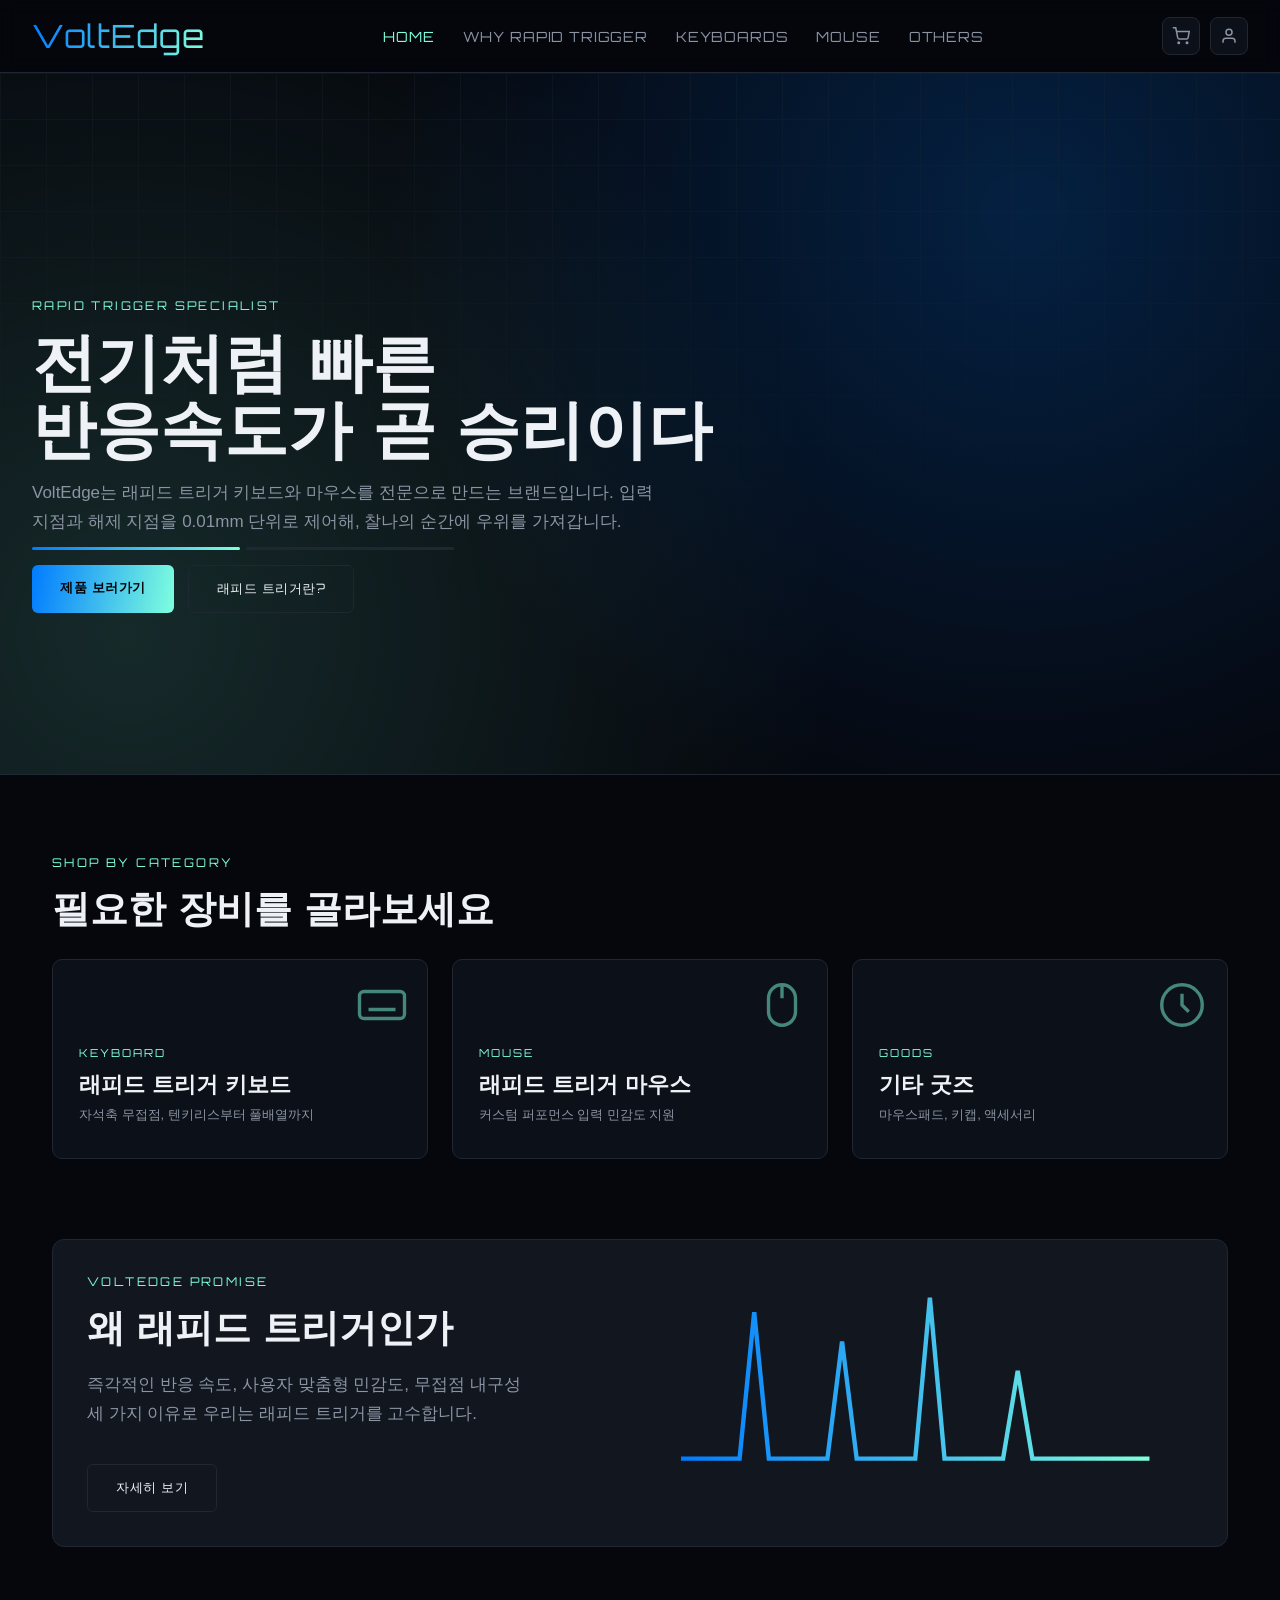
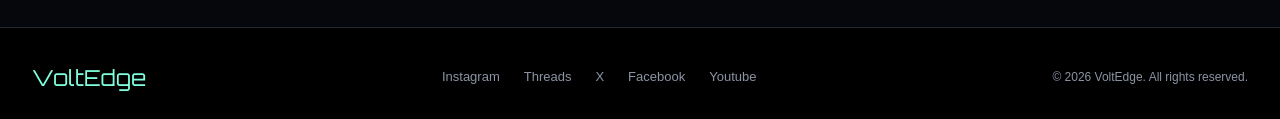
<file: index.html>
<!DOCTYPE html>
<html lang="ko">
<head>
<meta charset="UTF-8">
<title>VoltEdge — Rapid Trigger Gaming Gear</title>
<meta name="viewport" content="width=device-width, initial-scale=1.0">
<link rel="preconnect" href="https://fonts.googleapis.com">
<link href="https://fonts.googleapis.com/css2?family=Orbitron:wght@500;700;800&family=Tangerine:wght@700&family=Pretendard:wght@400;500;700&display=swap" rel="stylesheet">
<link rel="stylesheet" href="style.css">
<style>
  .hero{
    position:relative; min-height:78vh; display:flex; align-items:center;
    padding:0 32px; overflow:hidden; border-bottom:1px solid var(--line);
  }
  .hero::before{
    content:""; position:absolute; inset:0; z-index:0;
    background:
      radial-gradient(circle at 80% 20%, rgba(0,123,255,.22), transparent 55%),
      radial-gradient(circle at 10% 80%, rgba(127,255,221,.14), transparent 55%);
  }
  .hero-grid{position:absolute; inset:0; z-index:0; opacity:.5;
    background-image:linear-gradient(var(--line) 1px, transparent 1px), linear-gradient(90deg, var(--line) 1px, transparent 1px);
    background-size:46px 46px; mask-image:linear-gradient(to bottom, rgba(0,0,0,.6), transparent 75%);
  }
  .hero-inner{position:relative; z-index:1; width:100%; max-width:1240px; margin:0 auto;}
  .hero-slides{position:relative; min-height:170px;}
  .slide{
    position:absolute; inset:0; opacity:0; transform:translateY(14px);
    transition:opacity .6s ease, transform .6s ease; pointer-events:none;
  }
  .slide.active{opacity:1; transform:translateY(0); pointer-events:auto;}
  .hero-meter{display:flex; gap:6px; margin-top:50px;}
  .hero-meter span{height:3px; width:208px; background:var(--line); border-radius:2px; overflow:hidden; position:relative;}
  .hero-meter span::after{content:""; position:absolute; inset:0; background:var(--grad); transform:scaleX(0); transform-origin:left;}
  .hero-meter span.active::after{animation:fillBar 6s linear forwards;}
  @keyframes fillBar{from{transform:scaleX(0);} to{transform:scaleX(1);}}

  .cat-grid{display:grid; grid-template-columns:repeat(3,1fr); gap:24px; margin-top:18px;}
  .cat-card{
    background:var(--panel); border:1px solid var(--line); border-radius:10px;
    padding:34px 26px; position:relative; overflow:hidden; transition:.25s;
    min-height:200px; display:flex; flex-direction:column; justify-content:flex-end;
  }
  .cat-card:hover{border-color:var(--volt-blue); transform:translateY(-4px);}
  .cat-card .tag{font-family:var(--font-display); font-size:11px; color:var(--mint); letter-spacing:.18em; text-transform:uppercase; margin-bottom:10px;}
  .cat-card h3{margin:0 0 6px; font-size:22px; font-family:var(--font-display);}
  .cat-card p{margin:0; color:var(--text-dim); font-size:13px;}
  .cat-glyph{position:absolute; top:18px; right:18px; width:54px; height:54px; opacity:.5;}

  .reason-strip{
    margin-top:80px; border:1px solid var(--line); border-radius:12px; background:var(--panel-2);
    padding:34px; display:grid; grid-template-columns:1.1fr 1fr; gap:30px; align-items:center;
  }
  .reason-strip svg{width:100%; height:auto;}
  @media (max-width:880px){
    .cat-grid{grid-template-columns:1fr;}
    .reason-strip{grid-template-columns:1fr;}
  }
</style>
</head>
<body>

<header class="site-header">
  <a href="index.html" class="logo">VoltEdge</a>
  <nav class="nav-links">
    <a href="index.html" class="active">Home</a>
    <a href="rapidtrigger.html">Why Rapid Trigger</a>
    <a href="products.html?cat=keyboard">Keyboards</a>
    <a href="products.html?cat=mouse">Mouse</a>
    <a href="products.html?cat=goods">Others</a>
  </nav>
  <div class="header-actions">
    <a href="cart.html" class="icon-btn" title="장바구니" aria-label="장바구니">
      <svg width="18" height="18" viewBox="0 0 24 24" fill="none" stroke="currentColor" stroke-width="2"><circle cx="9" cy="21" r="1"/><circle cx="20" cy="21" r="1"/><path d="M1 1h4l2.68 13.39a2 2 0 0 0 2 1.61h9.72a2 2 0 0 0 2-1.61L23 6H6"/></svg>
    </a>
    <a href="login.html" class="icon-btn" title="로그인" aria-label="로그인">
      <svg width="18" height="18" viewBox="0 0 24 24" fill="none" stroke="currentColor" stroke-width="2"><path d="M20 21v-2a4 4 0 0 0-4-4H8a4 4 0 0 0-4 4v2"/><circle cx="12" cy="7" r="4"/></svg>
    </a>
  </div>
</header>

<section class="hero">
  <div class="hero-grid"></div>
  <div class="hero-inner">
    <div class="eyebrow">Rapid Trigger Specialist</div>
    <div class="hero-slides" id="heroSlides">
      <div class="slide active" data-slide="0">
        <h1 class="h1">전기처럼 빠른<br>반응속도가 곧 승리이다</h1>
        <p class="lead">VoltEdge는 래피드 트리거 키보드와 마우스를 전문으로 만드는 브랜드입니다.
          입력 지점과 해제 지점을 0.01mm 단위로 제어해, 찰나의 순간에 우위를 가져갑니다.</p>
        <div style="margin-top:28px; display:flex; gap:14px;">
          <a href="products.html?cat=keyboard" class="btn btn-primary">제품 보러가기</a>
          <a href="rapidtrigger.html" class="btn btn-outline">래피드 트리거란?</a>
        </div>
      </div>
      <div class="slide" data-slide="1">
        <h1 class="h1">우리가 래피드 트리거를<br>고수하는 이유</h1>
        <p class="lead">기계식의 한계를 넘어선 자석축 무접점 방식. 마모 없는 내구성과
          사용자 맞춤형 입력 민감도로, 기기가 아닌 사람의 한계를 끌어올립니다.</p>
        <div style="margin-top:28px;">
          <a href="rapidtrigger.html" class="btn btn-primary">이유 알아보기 →</a>
        </div>
      </div>
    </div>
    <div class="hero-meter" id="heroMeter">
      <span class="active"></span><span></span>
    </div>
  </div>
</section>

<section class="section">
  <div class="eyebrow">Shop by Category</div>
  <h2 class="h2">필요한 장비를 골라보세요 </h2>
  <div class="cat-grid">
    <a href="products.html?cat=keyboard" class="cat-card">
      <svg class="cat-glyph" viewBox="0 0 24 24" fill="none" stroke="#7fffdd" stroke-width="1.5"><rect x="2" y="6" width="20" height="12" rx="2"/><path d="M6 10h.01M10 10h.01M14 10h.01M18 10h.01M6 14h12"/></svg>
      <div class="tag">Keyboard</div>
      <h3>래피드 트리거 키보드</h3>
      <p>자석축 무접점, 텐키리스부터 풀배열까지</p>
    </a>
    <a href="products.html?cat=mouse" class="cat-card">
      <svg class="cat-glyph" viewBox="0 0 24 24" fill="none" stroke="#7fffdd" stroke-width="1.5"><rect x="6" y="3" width="12" height="18" rx="6"/><line x1="12" y1="3" x2="12" y2="9"/></svg>
      <div class="tag">Mouse</div>
      <h3>래피드 트리거 마우스</h3>
      <p>커스텀 퍼포먼스 입력 민감도 지원</p>
    </a>
    <a href="products.html?cat=goods" class="cat-card">
      <svg class="cat-glyph" viewBox="0 0 24 24" fill="none" stroke="#7fffdd" stroke-width="1.5"><circle cx="12" cy="12" r="9"/><path d="M12 7v5l3 3"/></svg>
      <div class="tag">Goods</div>
      <h3>기타 굿즈</h3>
      <p>마우스패드, 키캡, 액세서리</p>
    </a>
  </div>

  <div class="reason-strip">
    <div>
      <div class="eyebrow">VoltEdge Promise</div>
      <h2 class="h2" style="margin-bottom:14px;">왜 래피드 트리거인가</h2>
      <p class="lead">즉각적인 반응 속도, 사용자 맞춤형 민감도, 무접점 내구성 <br>
        세 가지 이유로 우리는 래피드 트리거를 고수합니다.</p>
      <a href="rapidtrigger.html" class="btn btn-outline" style="margin-top:18px; display:inline-block;">자세히 보기</a>
    </div>
    <svg viewBox="0 0 350 150" xmlns="http://www.w3.org/2000/svg">
      <defs><linearGradient id="g1" x1="0" x2="1"><stop offset="0" stop-color="#007bff"/><stop offset="1" stop-color="#7fffdd"/></linearGradient></defs>
      <polyline points="0,120 40,120 50,20 60,120 100,120 110,40 120,120 160,120 170,10 180,120 220,120 230,60 240,120 320,120" fill="none" stroke="url(#g1)" stroke-width="3"/>
    </svg>
  </div>
</section>

<footer class="site-footer">
  <div class="footer-brand">VoltEdge</div>
  <div class="social-links">
    <a href="#">Instagram</a><a href="#">Threads</a><a href="#">X</a><a href="#">Facebook</a><a href="#">Youtube</a>
  </div>
  <div class="footer-copy">© 2026 VoltEdge. All rights reserved.</div>
</footer>

<script>
  // 메인 히어로 슬라이드 10초 자동 전환
  const slides = document.querySelectorAll('#heroSlides .slide');
  const dots = document.querySelectorAll('#heroMeter span');
  let idx = 0;
  function showSlide(i){
    slides.forEach((s,n)=>s.classList.toggle('active', n===i));
    dots.forEach((d,n)=>{
      d.classList.remove('active');
      void d.offsetWidth; // restart animation
      if(n===i) d.classList.add('active');
    });
  }
  setInterval(()=>{ idx = (idx+1) % slides.length; showSlide(idx); }, 6000);
</script>
</body>
</html>
</file>
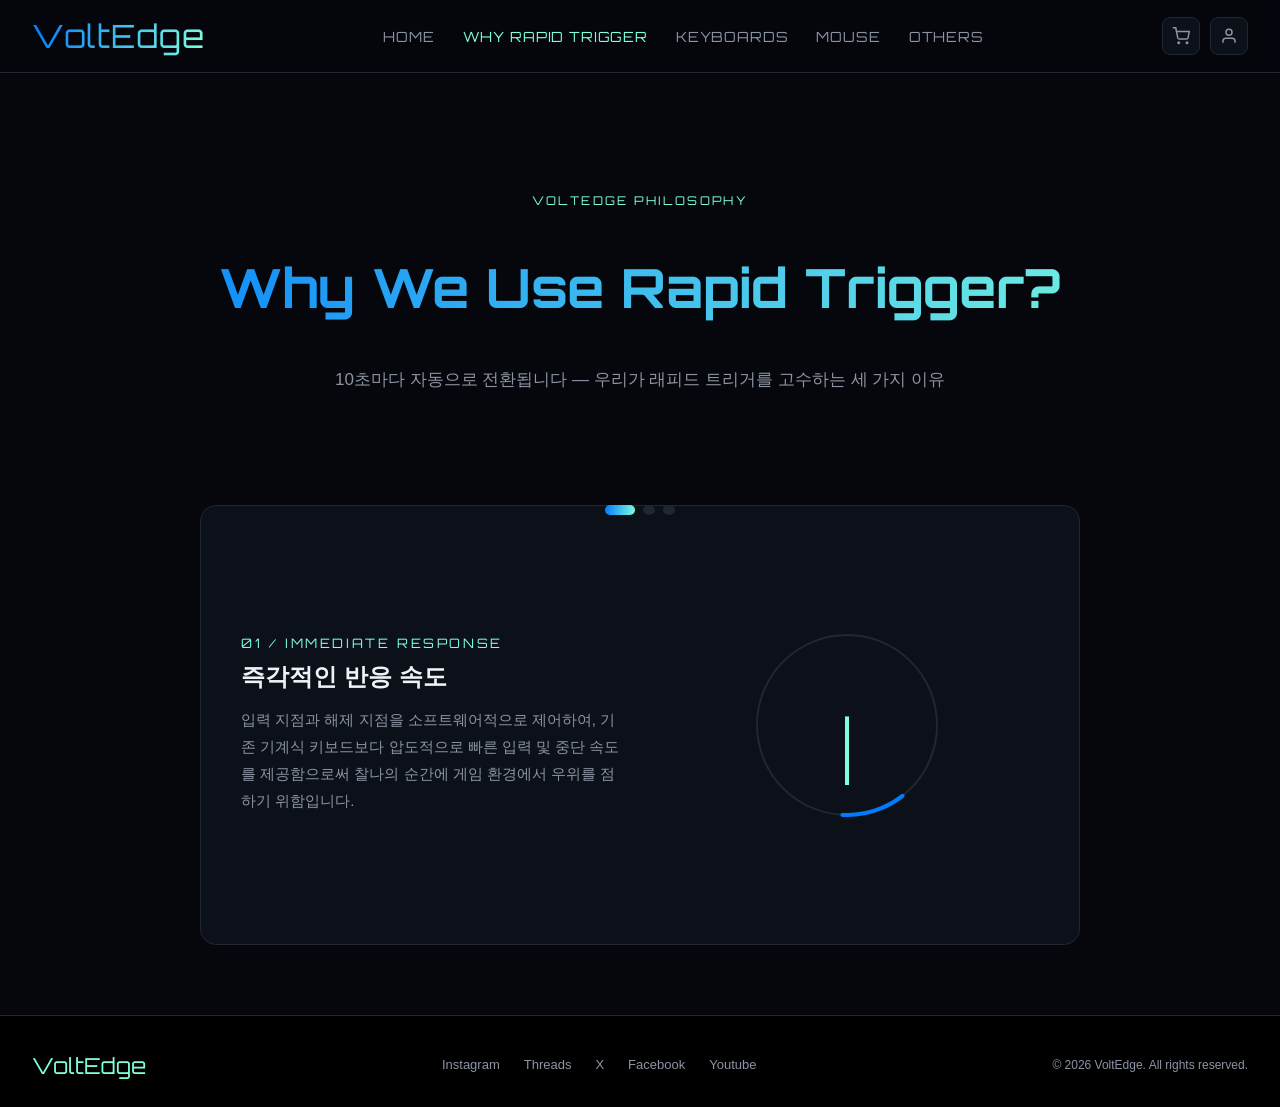
<file: rapidtrigger.html>
<!DOCTYPE html>
<html lang="ko">
<head>
<meta charset="UTF-8">
<title>Why We Use Rapid Trigger? — VoltEdge</title>
<meta name="viewport" content="width=device-width, initial-scale=1.0">
<link href="https://fonts.googleapis.com/css2?family=Orbitron:wght@500;700;800&family=Tangerine:wght@700&family=Pretendard:wght@400;500;700&display=swap" rel="stylesheet">
<link rel="stylesheet" href="style.css">
<style>
  .rt-hero{text-align:center; padding:120px 32px 30px;}
  .rt-title{font-family:var(--font-script); font-size:54px; margin:3;
    background:var(--grad); -webkit-background-clip:text; background-clip:text; color:transparent;}
  .rt-stage{
    max-width:880px; margin:30px auto 0; position:relative; min-height:440px;
    padding:0 32px;
  }
  .rt-card{
    position:absolute; inset:0; opacity:0; transform:translateY(16px);
    transition:opacity .6s ease, transform .6s ease; pointer-events:none;
    display:grid; grid-template-columns:1fr 1fr; gap:30px; align-items:center;
    background:var(--panel); border:1px solid var(--line); border-radius:16px; padding:40px;
  }
  .rt-card.active{opacity:1; transform:translateY(0); pointer-events:auto;}
  .rt-num{font-family:var(--font-display); color:var(--mint); font-size:13px; letter-spacing:.2em; margin-bottom:10px;}
  .rt-card h3{font-family:var(--font-display); font-size:24px; margin:0 0 14px; line-height:1.3;}
  .rt-card p{color:var(--text-dim); line-height:1.8; font-size:15px; margin:0;}
  .rt-art{display:flex; align-items:center; justify-content:center;}
  .rt-dots{display:flex; gap:8px; justify-content:center; margin-top:80px; position:relative; z-index:2;}
  .rt-dots button{
    width:10px;height:10px;border-radius:50%; border:none; background:var(--line); cursor:pointer; transition:.2s;
  }
  .rt-dots button.active{background:var(--grad); width:30px; border-radius:6px;}
  @media (max-width:760px){
    .rt-card{grid-template-columns:1fr; position:relative;}
    .rt-stage{min-height:auto;}
    .rt-dots{margin-top:24px;}
  }
</style>
</head>
<body>

<header class="site-header">
  <a href="index.html" class="logo">VoltEdge</a>
  <nav class="nav-links">
    <a href="index.html">Home</a>
    <a href="rapidtrigger.html" class="active">Why Rapid Trigger</a>
    <a href="products.html?cat=keyboard">Keyboards</a>
    <a href="products.html?cat=mouse">Mouse</a>
    <a href="products.html?cat=goods">Others</a>
  </nav>
  <div class="header-actions">
    <a href="cart.html" class="icon-btn" aria-label="장바구니">
      <svg width="18" height="18" viewBox="0 0 24 24" fill="none" stroke="currentColor" stroke-width="2"><circle cx="9" cy="21" r="1"/><circle cx="20" cy="21" r="1"/><path d="M1 1h4l2.68 13.39a2 2 0 0 0 2 1.61h9.72a2 2 0 0 0 2-1.61L23 6H6"/></svg>
    </a>
    <a href="login.html" class="icon-btn" aria-label="로그인">
      <svg width="18" height="18" viewBox="0 0 24 24" fill="none" stroke="currentColor" stroke-width="2"><path d="M20 21v-2a4 4 0 0 0-4-4H8a4 4 0 0 0-4 4v2"/><circle cx="12" cy="7" r="4"/></svg>
    </a>
  </div>
</header>

<section class="rt-hero">
  <div class="eyebrow">VoltEdge Philosophy</div>
  <h1 class="rt-title">Why We Use Rapid Trigger?</h1>
  <p class="lead" style="margin:18px auto 0;">10초마다 자동으로 전환됩니다 — 우리가 래피드 트리거를 고수하는 세 가지 이유</p>
</section>

<div class="rt-stage" id="rtStage">

  <div class="rt-card active" data-card="0">
    <div>
      <div class="rt-num">01 / IMMEDIATE RESPONSE</div>
      <h3>즉각적인 반응 속도</h3>
      <p>입력 지점과 해제 지점을 소프트웨어적으로 제어하여, 기존 기계식 키보드보다
        압도적으로 빠른 입력 및 중단 속도를 제공함으로써 찰나의 순간에 게임 환경에서
        우위를 점하기 위함입니다.</p>
    </div>
    <div class="rt-art">
      <svg viewBox="0 0 220 220" width="220" height="220">
        <circle cx="110" cy="110" r="90" fill="none" stroke="#1f2733" stroke-width="2"/>
        <circle cx="110" cy="110" r="90" fill="none" stroke="#007bff" stroke-width="4" stroke-dasharray="40 500" stroke-linecap="round">
          <animateTransform attributeName="transform" type="rotate" from="0 110 110" to="360 110 110" dur="1.6s" repeatCount="indefinite"/>
        </circle>
        <line x1="110" y1="170" x2="110" y2="50" stroke="#7fffdd" stroke-width="4">
          <animate attributeName="y2" values="170;50;170" dur="0.7s" repeatCount="indefinite"/>
        </line>
      </svg>
    </div>
  </div>

  <div class="rt-card" data-card="1">
    <div>
      <div class="rt-num">02 / CUSTOM PERFORMANCE</div>
      <h3>사용자 맞춤형 입력 민감도</h3>
      <p>미세하게 조정할 수 있는 '커스텀 퍼포먼스'를 제공하여 기기에 사용자를 맞추는
        것이 아닌, 사용자의 역량을 극대화하는 방향으로 설계합니다.</p>
    </div>
    <div class="rt-art">
      <svg viewBox="0 0 220 220" width="220" height="220">
        <g stroke="#1f2733" stroke-width="2">
          <line x1="30" y1="190" x2="30" y2="30"/><line x1="30" y1="190" x2="190" y2="190"/>
        </g>
        <polyline points="30,150 70,110 110,140 150,60 190,90" fill="none" stroke="#007bff" stroke-width="3">
          <animate attributeName="points"
            values="30,150 70,110 110,140 150,60 190,90;
                    30,170 70,80 110,100 150,40 190,120;
                    30,150 70,110 110,140 150,60 190,90"
            dur="3s" repeatCount="indefinite"/>
        </polyline>
        <circle cx="150" cy="60" r="5" fill="#7fffdd"/>
      </svg>
    </div>
  </div>

  <div class="rt-card" data-card="2">
    <div>
      <div class="rt-num">03 / NO-CONTACT DURABILITY</div>
      <h3>무접점 방식의 내구성</h3>
      <p>물리적 접점이 없는 자석축 기반의 기술을 사용하여 마모로 인한 성능 저하와
        중복 입력을 차단하며, 긴박한 상황에서도 변함없는 최상의 퍼포먼스를 보장합니다.</p>
    </div>
    <div class="rt-art">
      <svg viewBox="0 0 220 220" width="220" height="220">
        <rect x="70" y="40" width="80" height="140" rx="14" fill="none" stroke="#1f2733" stroke-width="2"/>
        <circle cx="110" cy="80" r="14" fill="none" stroke="#007bff" stroke-width="3"/>
        <circle cx="110" cy="150" r="14" fill="none" stroke="#7fffdd" stroke-width="3"/>
        <line x1="110" y1="94" x2="110" y2="136" stroke="#7fffdd" stroke-width="2" stroke-dasharray="4 4">
          <animate attributeName="stroke-dashoffset" values="0;16" dur="1s" repeatCount="indefinite"/>
        </line>
      </svg>
    </div>
  </div>

  <div class="rt-dots" id="rtDots">
    <button class="active" data-i="0" aria-label="1번 카드"></button>
    <button data-i="1" aria-label="2번 카드"></button>
    <button data-i="2" aria-label="3번 카드"></button>
  </div>
</div>

<div style="height:70px;"></div>

<footer class="site-footer">
  <div class="footer-brand">VoltEdge</div>
  <div class="social-links">
    <a href="#">Instagram</a><a href="#">Threads</a><a href="#">X</a><a href="#">Facebook</a><a href="#">Youtube</a>
  </div>
  <div class="footer-copy">© 2026 VoltEdge. All rights reserved.</div>
</footer>

<script>
  const cards = document.querySelectorAll('.rt-card');
  const dots = document.querySelectorAll('#rtDots button');
  let i = 0, timer;
  function show(n){
    cards.forEach((c,idx)=>c.classList.toggle('active', idx===n));
    dots.forEach((d,idx)=>d.classList.toggle('active', idx===n));
    i = n;
  }
  function start(){
    timer = setInterval(()=>{ show((i+1) % cards.length); }, 10000);
  }
  dots.forEach(d=>d.addEventListener('click', ()=>{
    clearInterval(timer); show(+d.dataset.i); start();
  }));
  start();
</script>
</body>
</html>
</file>
<file: style.css>
/* ===== VoltEdge Brand Stylesheet ===== */
:root{
  --volt-blue:#007bff;
  --mint:#7fffdd;
  --ink:#05070d;
  --panel:#0c1018;
  --panel-2:#11161f;
  --line:#1f2733;
  --text:#eef2f7;
  --text-dim:#8b94a3;
  --grad: linear-gradient(100deg, var(--volt-blue) 0%, var(--mint) 100%);
  --font-display:'Orbitron', 'Pretendard', sans-serif;
  --font-script:'Orbitron','Pretendard',cursive;
  --font-body:'Pretendard','Inter',sans-serif;
}

*{box-sizing:border-box;}
html{scroll-behavior:smooth;}
body{
  margin:0;
  background:var(--ink);
  color:var(--text);
  font-family:var(--font-body);
  -webkit-font-smoothing:antialiased;
}
a{color:inherit;text-decoration:none;}
img{max-width:100%;display:block;}

/* ---- Trigger pulse signature (used across pages as accent) ---- */
@keyframes pulseLine{
  0%{transform:scaleX(0); opacity:.4;}
  8%{transform:scaleX(1); opacity:1;}
  60%{transform:scaleX(1); opacity:1;}
  68%{transform:scaleX(0); opacity:.4;}
  100%{transform:scaleX(0); opacity:.4;}
}
.trigger-rule{
  height:2px;
  width:100%;
  background:var(--grad);
  transform-origin:left;
  animation:pulseLine 2.4s ease-in-out infinite;
}

/* ---- Header / Nav ---- */
.site-header{
  position:sticky; top:0; z-index:50;
  display:flex; align-items:center; justify-content:space-between;
  padding:16px 32px;
  background:rgba(5,7,13,0.85);
  backdrop-filter:blur(10px);
  border-bottom:1px solid var(--line);
}
.logo{
  font-family:var(--font-script);
  font-size:32px;
  background:var(--grad);
  -webkit-background-clip:text;
  background-clip:text;
  color:transparent;
  letter-spacing:1px;
}
.nav-links{display:flex; gap:28px; align-items:center;}
.nav-links a{
  font-size:14px; letter-spacing:.06em; text-transform:uppercase;
  color:var(--text-dim); transition:color .2s;
  font-family:var(--font-display);
}
.nav-links a:hover, .nav-links a.active{color:var(--mint);}
.icon-btn{
  width:38px;height:38px;border-radius:8px;
  display:flex;align-items:center;justify-content:center;
  border:1px solid var(--line); background:var(--panel);
  color:var(--text-dim); transition:.2s;
}
.icon-btn:hover{border-color:var(--volt-blue); color:var(--mint);}
.header-actions{display:flex; gap:10px;}

/* ---- Footer ---- */
.site-footer{
  border-top:1px solid var(--line);
  background:#000;
  padding:36px 32px 28px;
  display:flex; flex-wrap:wrap; gap:24px;
  justify-content:space-between; align-items:center;
}
.footer-brand{font-family:var(--font-script); font-size:22px; color:var(--mint);}
.footer-copy{font-size:12px; color:var(--text-dim);}
.social-links{display:flex; gap:24px;}
.social-links a{font-size:13px; color:var(--text-dim); border-bottom:1px solid transparent;}
.social-links a:hover{color:var(--mint); border-color:var(--mint);}

/* ---- Generic buttons ---- */
.btn{
  font-family:var(--font-display);
  letter-spacing:.04em;
  border:none; cursor:pointer;
  padding:14px 28px;
  border-radius:6px;
  font-size:13px;
  transition:transform .15s, box-shadow .2s;
}
.btn-primary{
  background:var(--grad); color:#020306; font-weight:700;
}
.btn-primary:hover{transform:translateY(-2px); box-shadow:0 8px 24px rgba(0,123,255,.35);}
.btn-outline{
  background:transparent; border:1px solid var(--line); color:var(--text);
}
.btn-outline:hover{border-color:var(--mint); color:var(--mint);}
.btn-block{width:100%;}

/* ---- Form fields ---- */
.field{
  width:100%; padding:14px 16px; margin-bottom:14px;
  background:var(--panel); border:1px solid var(--line); border-radius:6px;
  color:var(--text); font-size:15px; font-family:var(--font-body);
}
.field::placeholder{color:var(--text-dim);}
.field:focus{outline:none; border-color:var(--volt-blue); box-shadow:0 0 0 3px rgba(0,123,255,.15);}

/* ---- Section helpers ---- */
.section{padding:80px 32px; max-width:1240px; margin:0 auto;}
.eyebrow{
  font-family:var(--font-display); font-size:12px; letter-spacing:.2em;
  color:var(--mint); text-transform:uppercase; margin-bottom:14px;
}
.h1{font-family:var(--font-display); font-size:clamp(34px,5vw,64px); font-weight:800; line-height:1.05; margin:0 0 18px;}
.h2{font-family:var(--font-display); font-size:clamp(26px,3vw,38px); font-weight:700; margin:0 0 24px;}
.lead{color:var(--text-dim); font-size:17px; line-height:1.7; max-width:640px;}

::selection{background:var(--volt-blue); color:#fff;}
</file>
